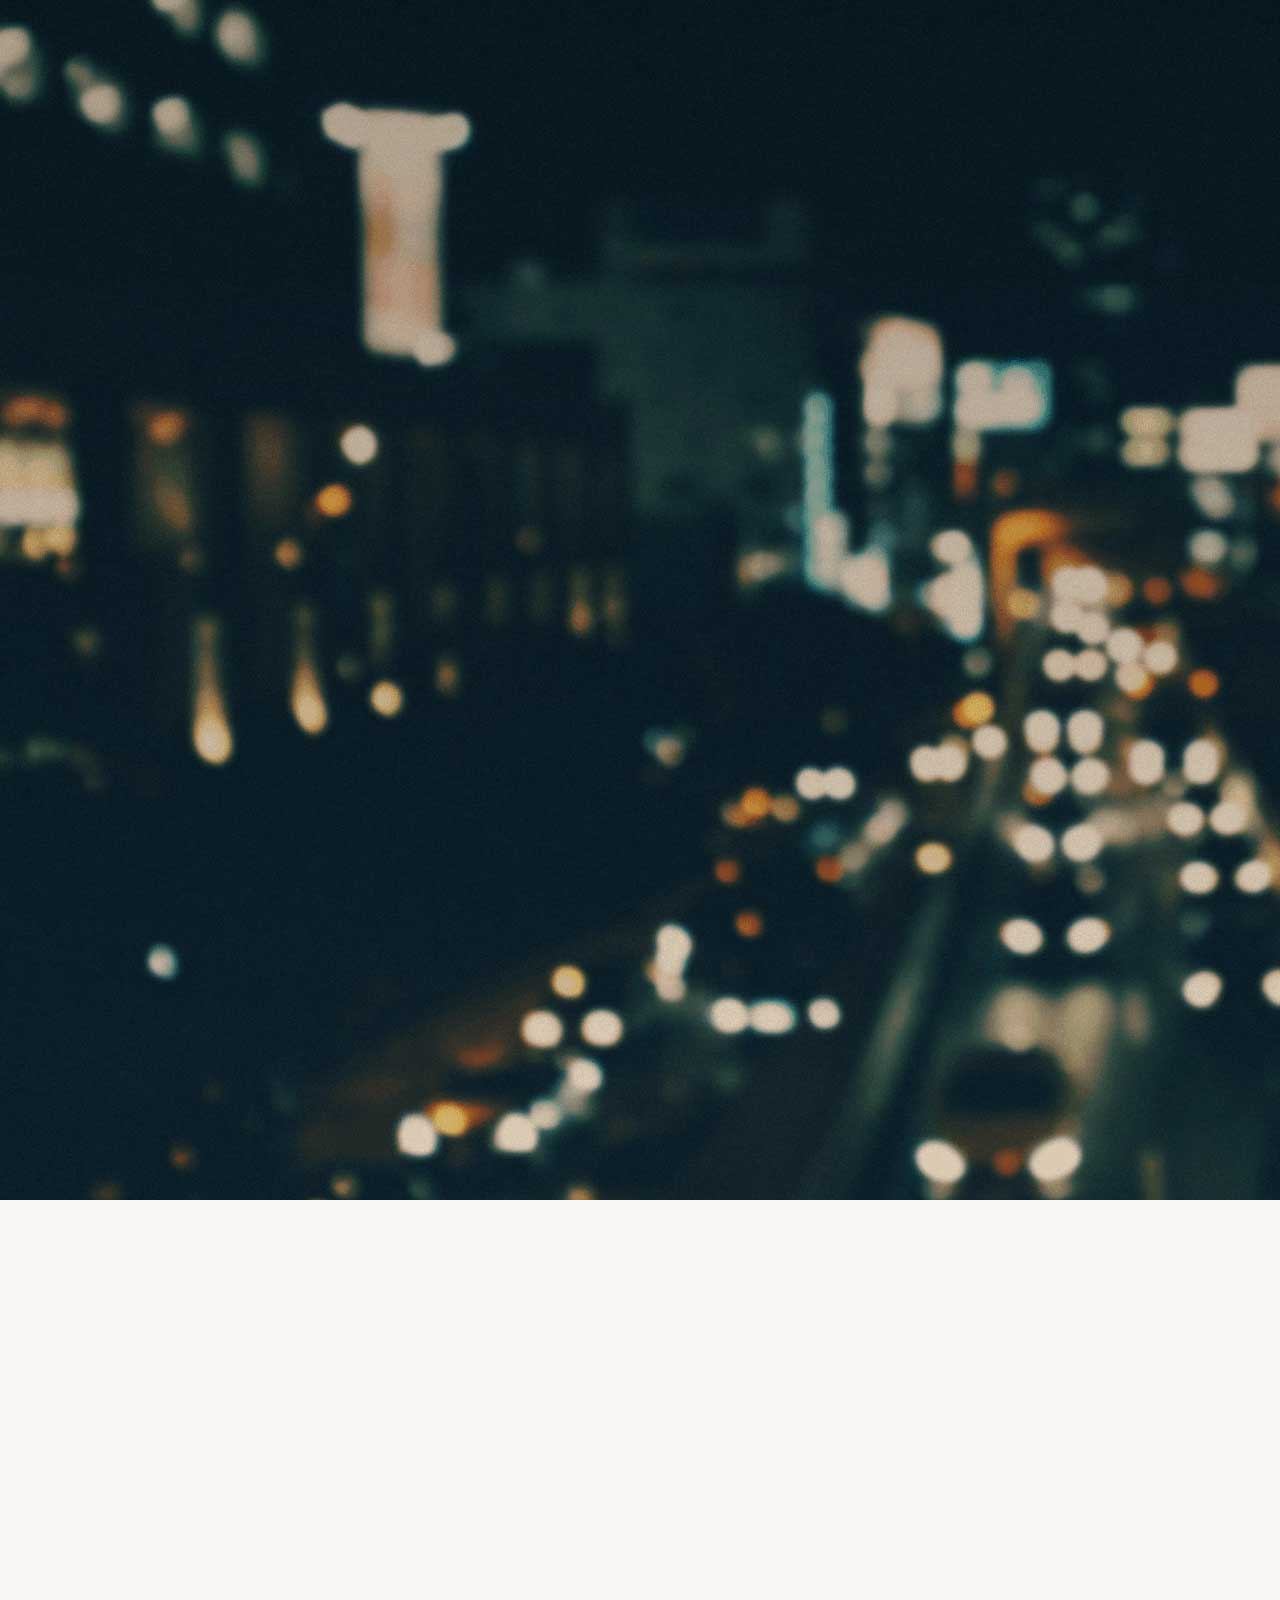
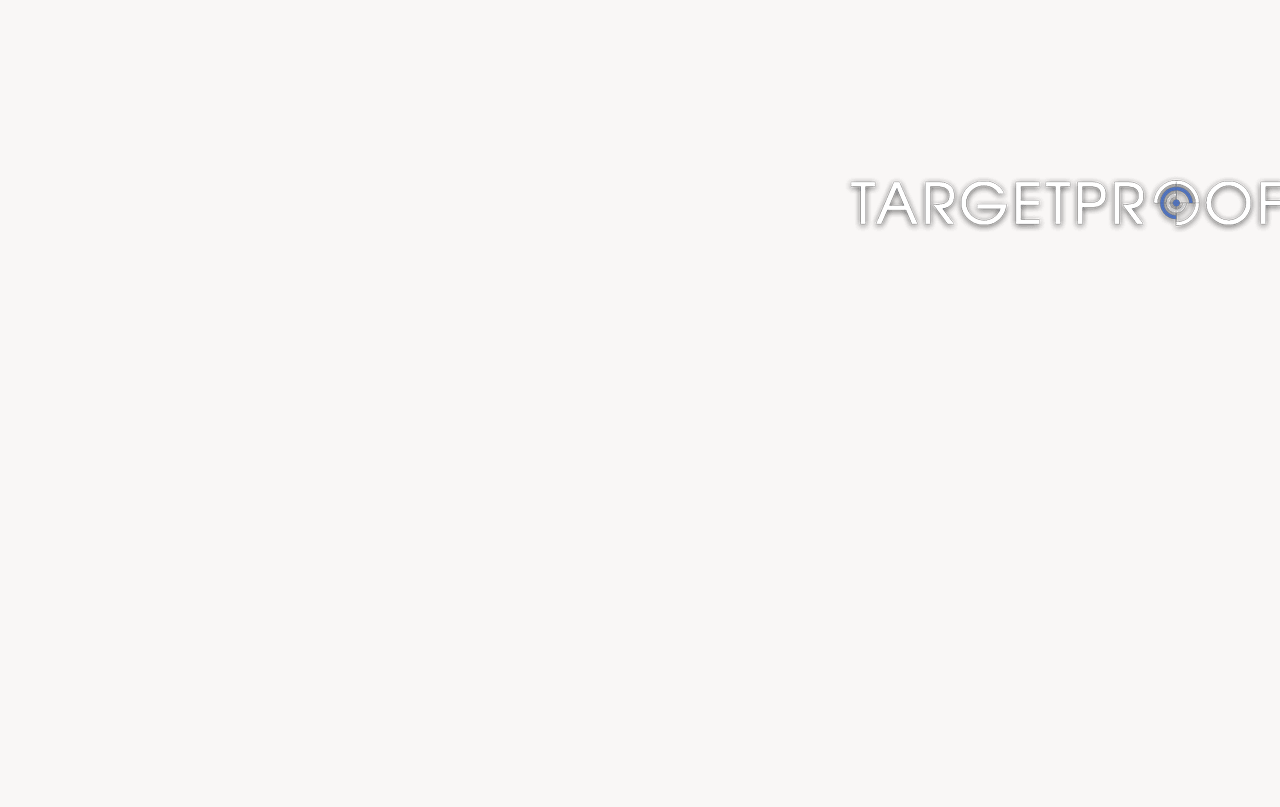
<file: index.html>
<!doctype html>
<html lang="zh">
<head>
	<meta charset="UTF-8">
	<meta http-equiv="X-UA-Compatible" content="IE=edge,chrome=1"> 
	<meta name="viewport" content="width=device-width, initial-scale=1.0">
	<title>jQuery超炫图片3D背景视觉差特效插件</title>
	<link rel="stylesheet" type="text/css" href="css/normalize.css" />
	<link rel="stylesheet" type="text/css" href="css/default.css">
	<link href="assets/css/style.css" rel="stylesheet" />
    <link href="assets/css/perspectiveRules.css" rel="stylesheet" />
	<!--[if IE]>
		<script src="http://libs.useso.com/js/html5shiv/3.7/html5shiv.min.js"></script>
	<![endif]-->
</head>
<body>
	<div id="demo1">
	    <img alt="background" src="assets/images/background.jpg" />
	    <div id="particle-target" ></div>
	    <img alt="logo" src="assets/images/logo.png" />
	</div>

	<script src="http://libs.useso.com/js/jquery/1.11.0/jquery.min.js"></script>
	<script src="assets/js/jquery.logosDistort.min.js"></script>
	<script src="assets/js/jquery.particleground.min.js"></script>
	<script>
	    var particles = true,
	        particleDensity,
	        options = {
	            effectWeight: 1,
	            outerBuffer: 1.08,
	            elementDepth: 220
	        };

	    $(document).ready(function() {

	        $("#demo1").logosDistort(options);

	        if (particles) {
	            particleDensity = window.outerWidth * 7.5;
	            if (particleDensity < 13000) {
	                particleDensity = 13000;
	            } else if (particleDensity > 20000) {
	                particleDensity = 20000;
	            }
	            return $('#particle-target').particleground({
	                dotColor: '#1ec5ee',
	                lineColor: '#0a4e90',
	                density: particleDensity.toFixed(0),
	                parallax: false
	            });
	        }
	    });
	</script>
</body>
</html>
</file>
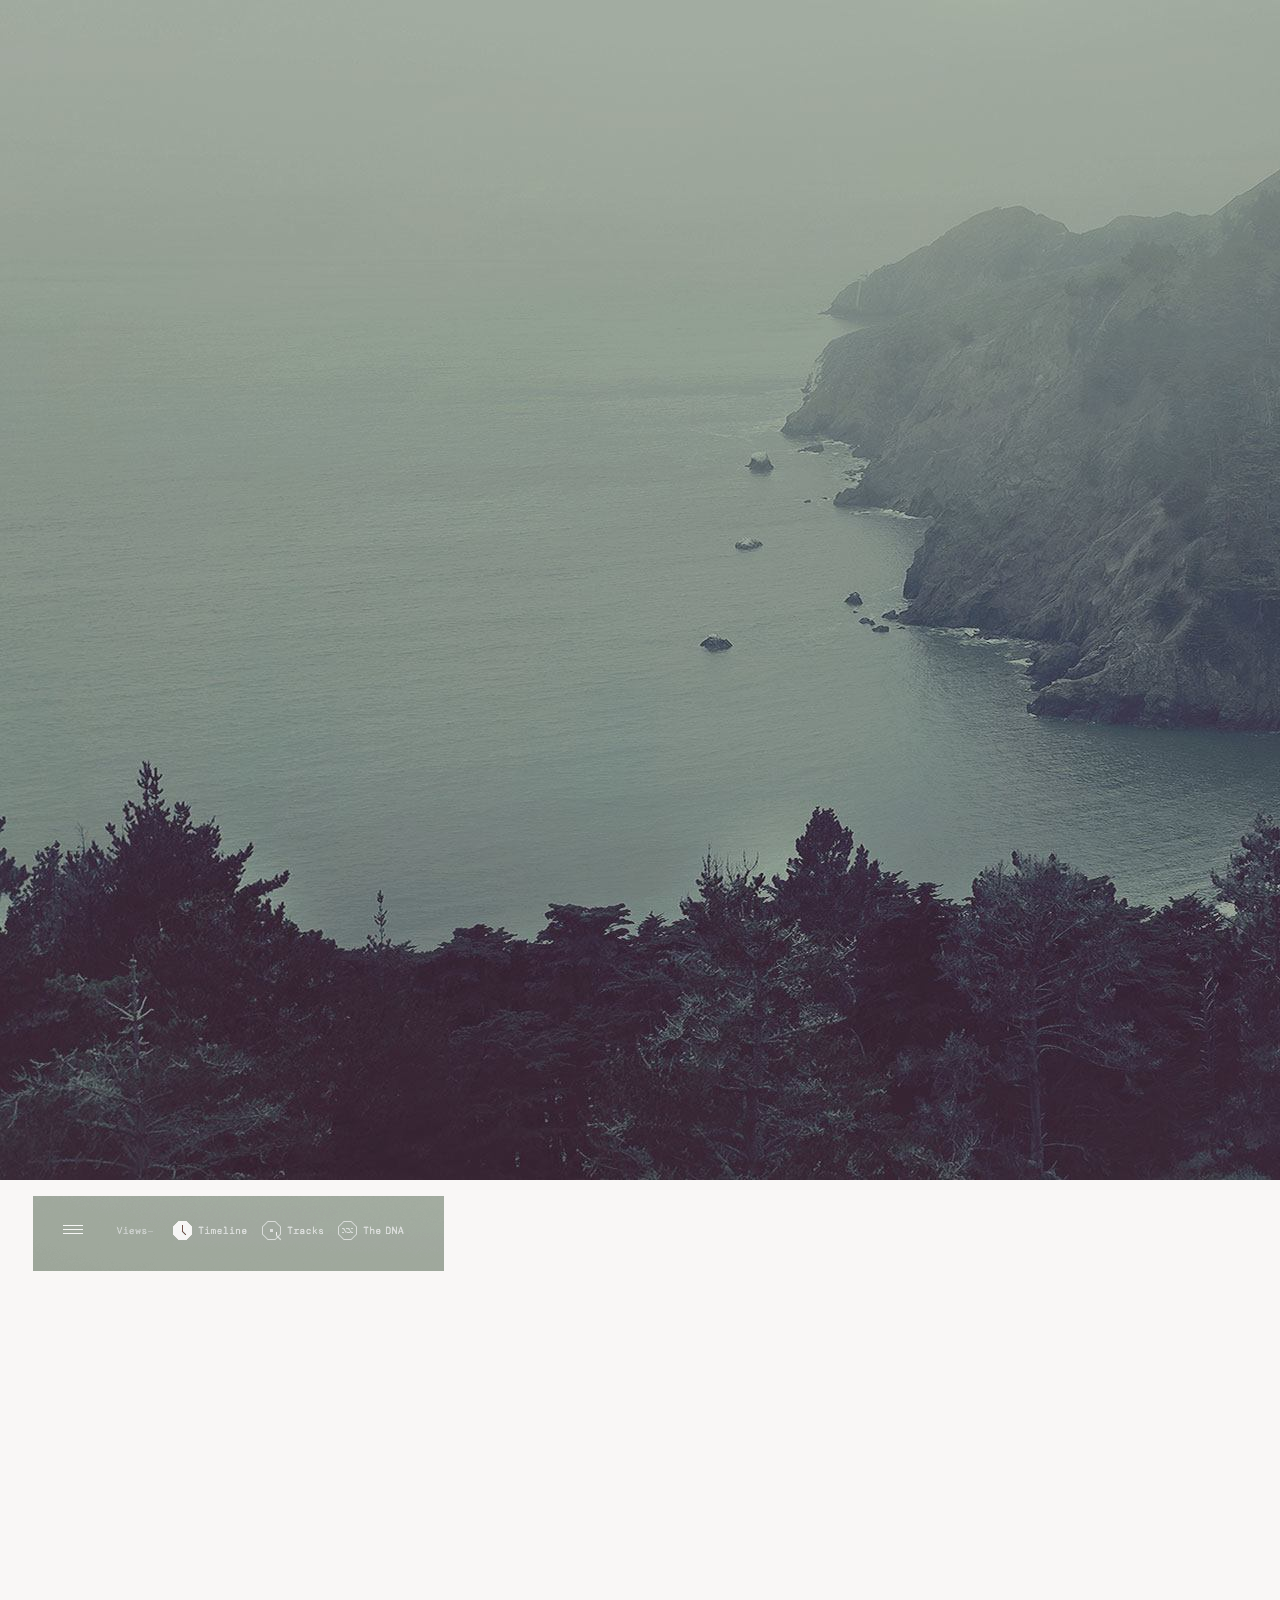
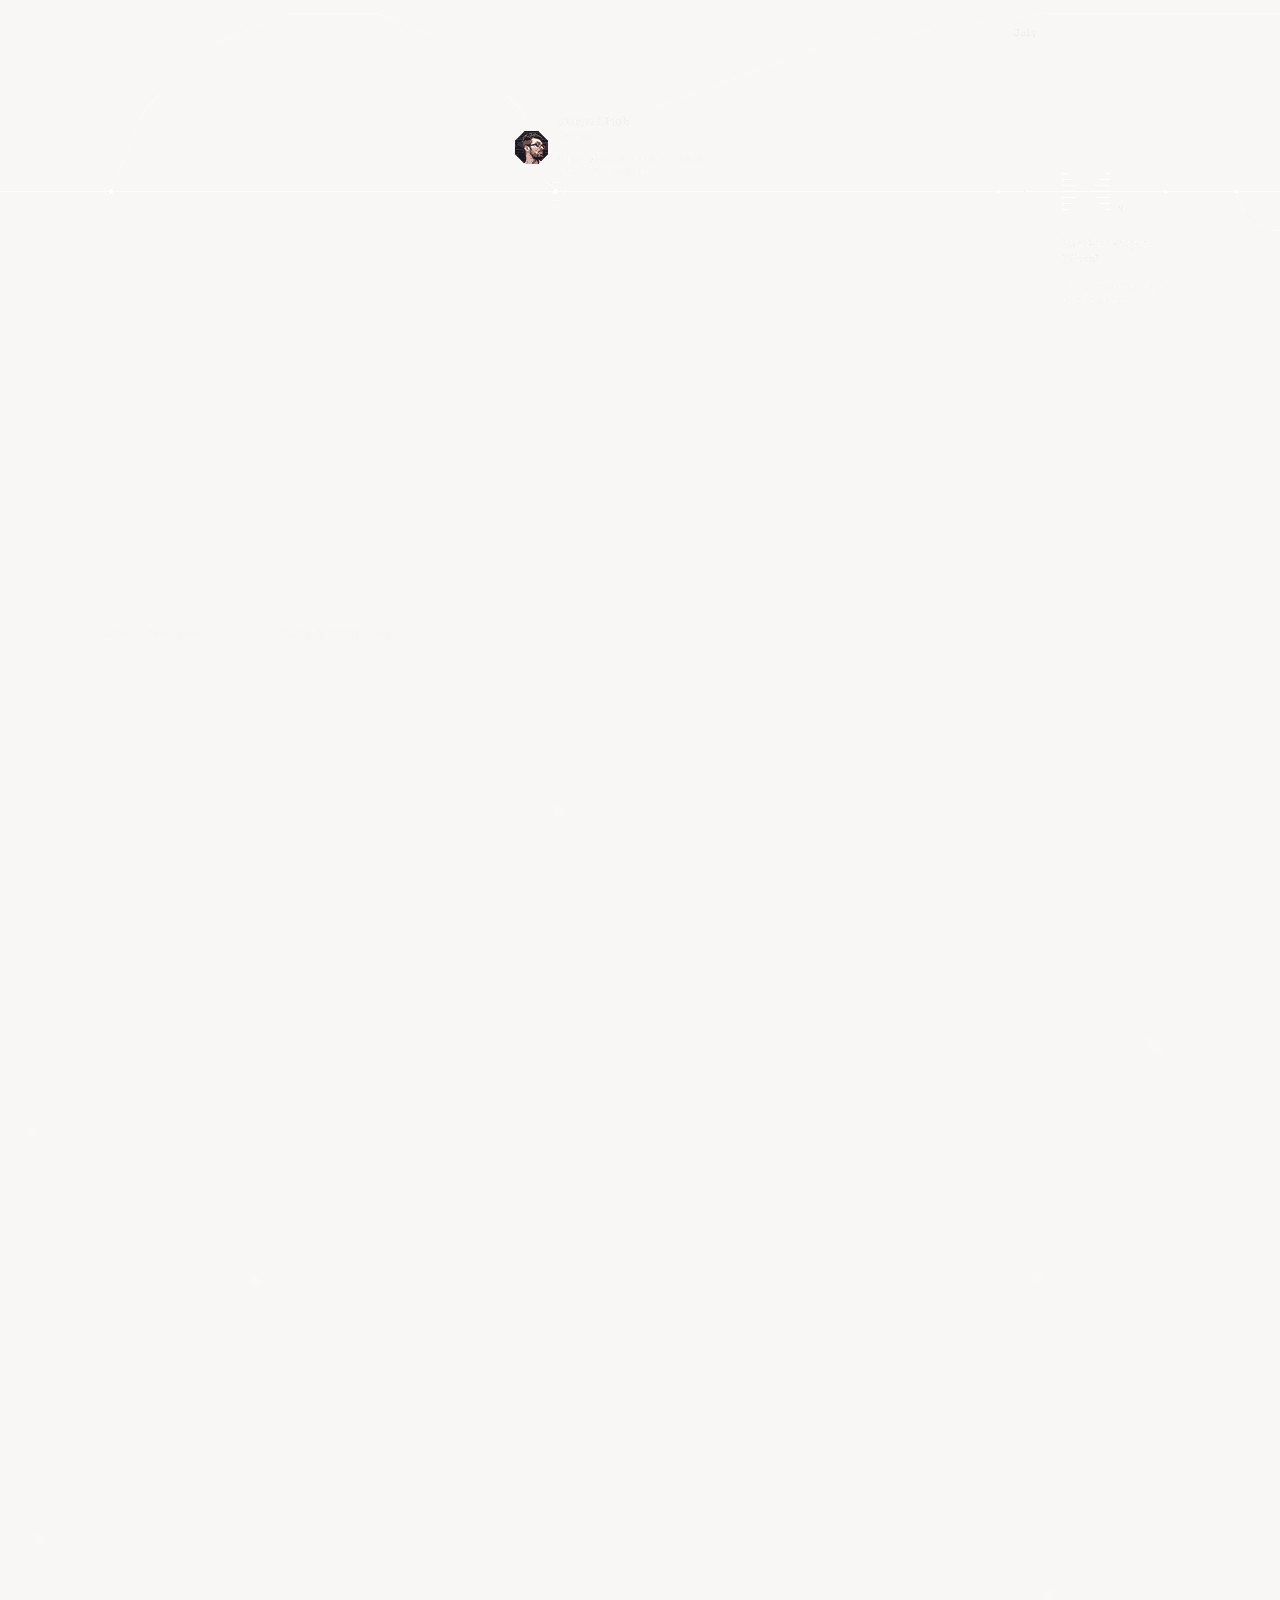
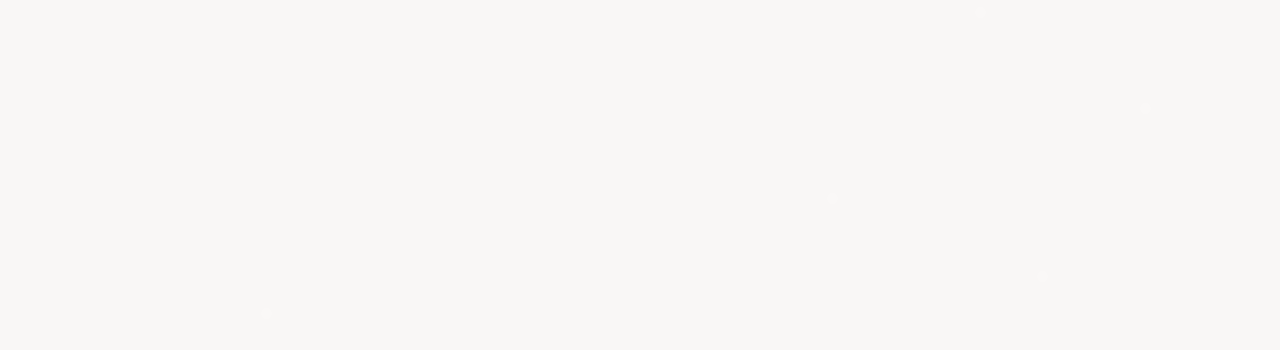
<file: index2.html>
<!doctype html>
<html lang="zh">
<head>
	<meta charset="UTF-8">
	<meta http-equiv="X-UA-Compatible" content="IE=edge,chrome=1"> 
	<meta name="viewport" content="width=device-width, initial-scale=1.0">
	<title>jQuery超炫图片3D背景视觉差特效插件</title>
	<link rel="stylesheet" type="text/css" href="css/normalize.css" />
	<link rel="stylesheet" type="text/css" href="css/default.css">
	<link href="assets/css/style.css" rel="stylesheet" />
    <link href="assets/css/perspectiveRules.css" rel="stylesheet" />
	<!--[if IE]>
		<script src="http://libs.useso.com/js/html5shiv/3.7/html5shiv.min.js"></script>
	<![endif]-->
</head>
<body>
	</header>
	<div id="demo2">
	    <img alt="background" src="assets/images/HM_jviewz_sotm_01.jpg" />
	    <img alt="ui" src="assets/images/HM_jviewz_sotm_02.png" />
	    <img alt="ui-2" src="assets/images/HM_jviewz_sotm_03.png" />
	</div>
	
	<script src="http://libs.useso.com/js/jquery/1.11.0/jquery.min.js"></script>
	<script src="assets/js/jquery.logosDistort.min.js"></script>
	<script src="assets/js/jquery.particleground.min.js"></script>
	<script>
	    $("#demo2").logosDistort();
	</script>
</body>
</html>
</file>
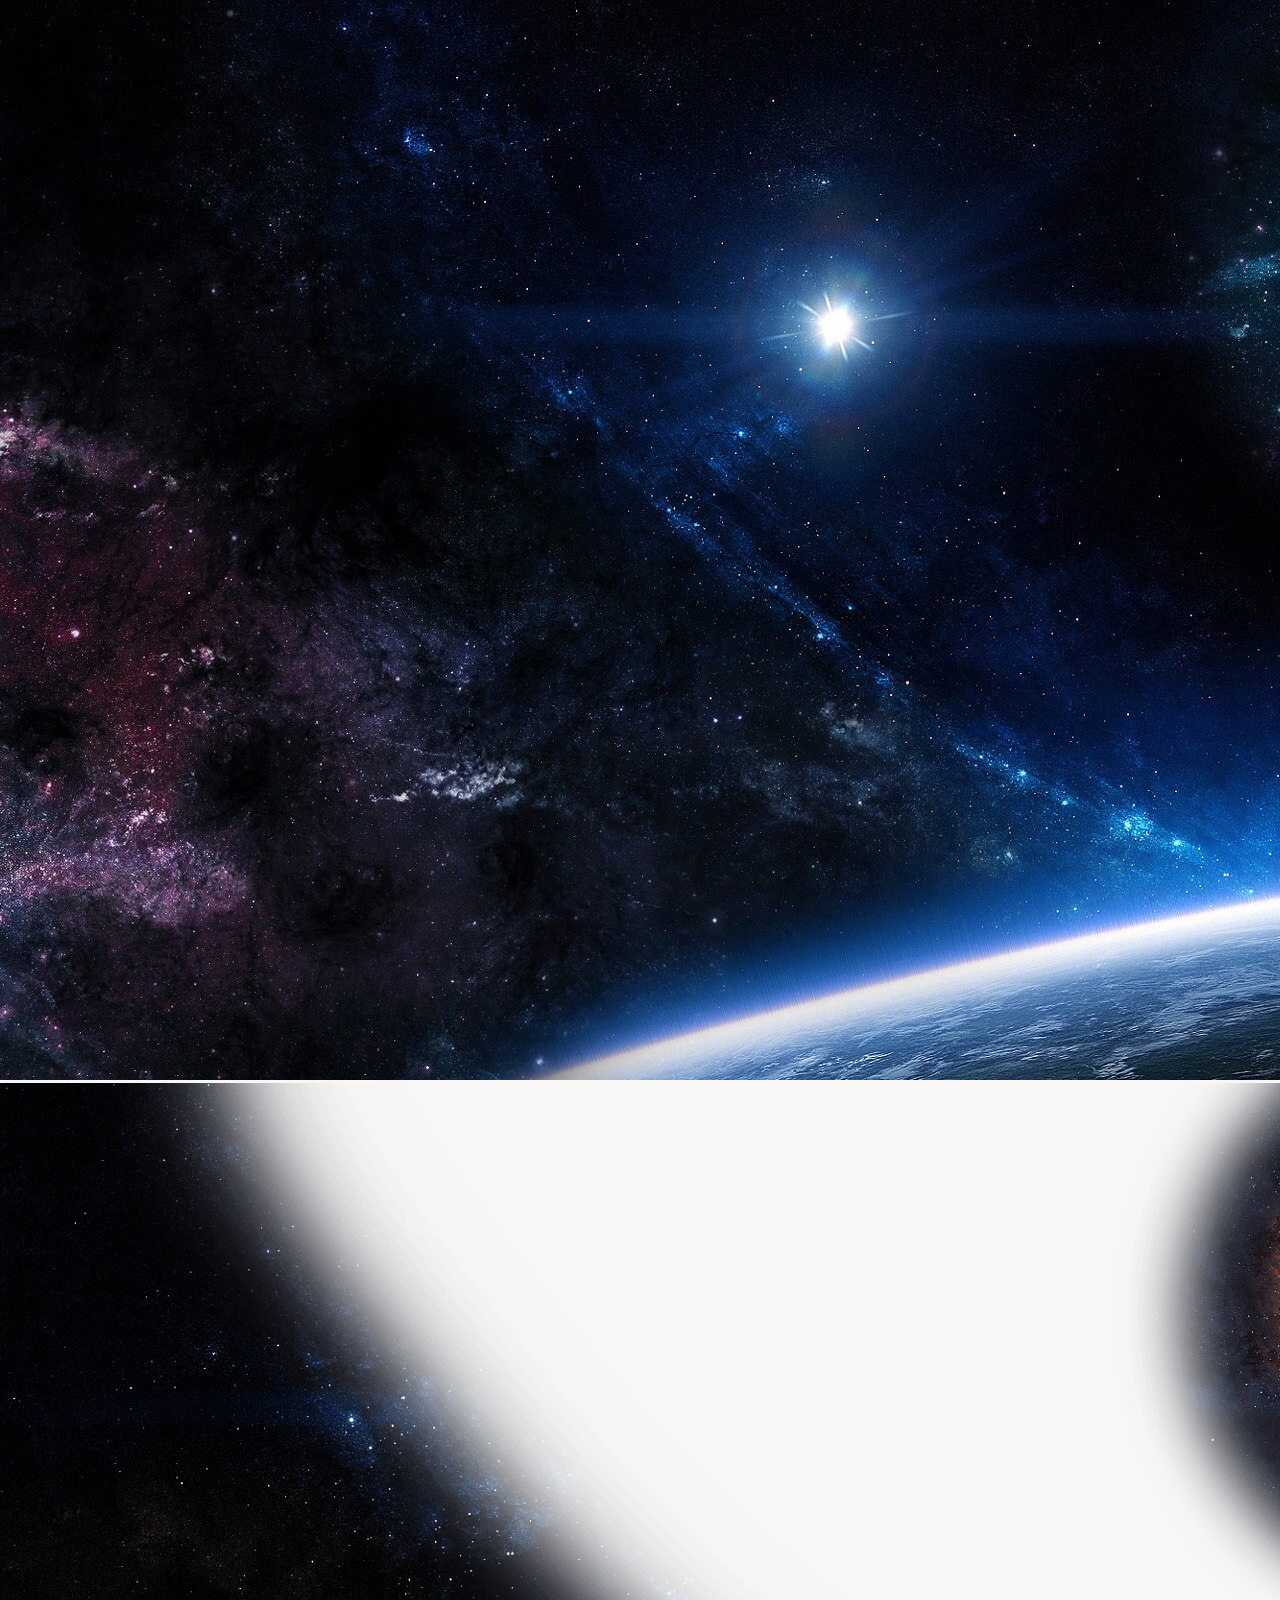
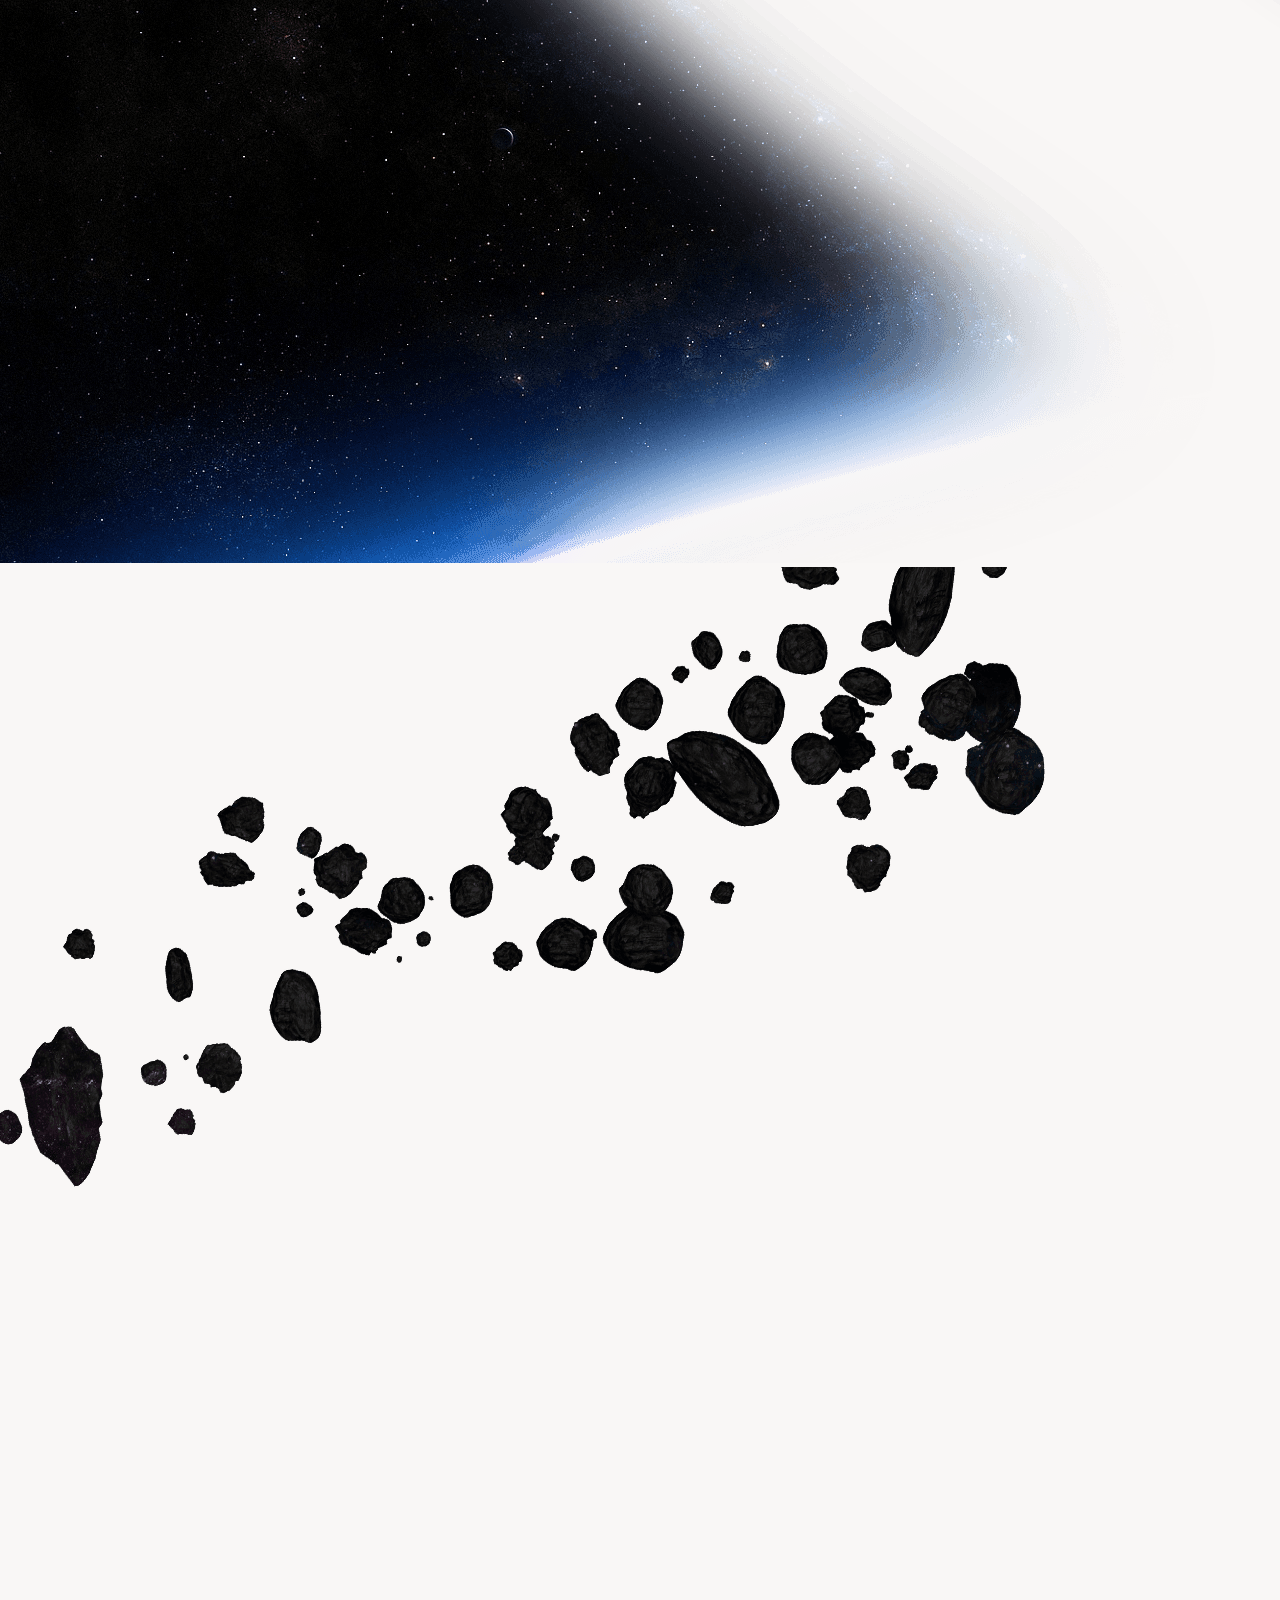
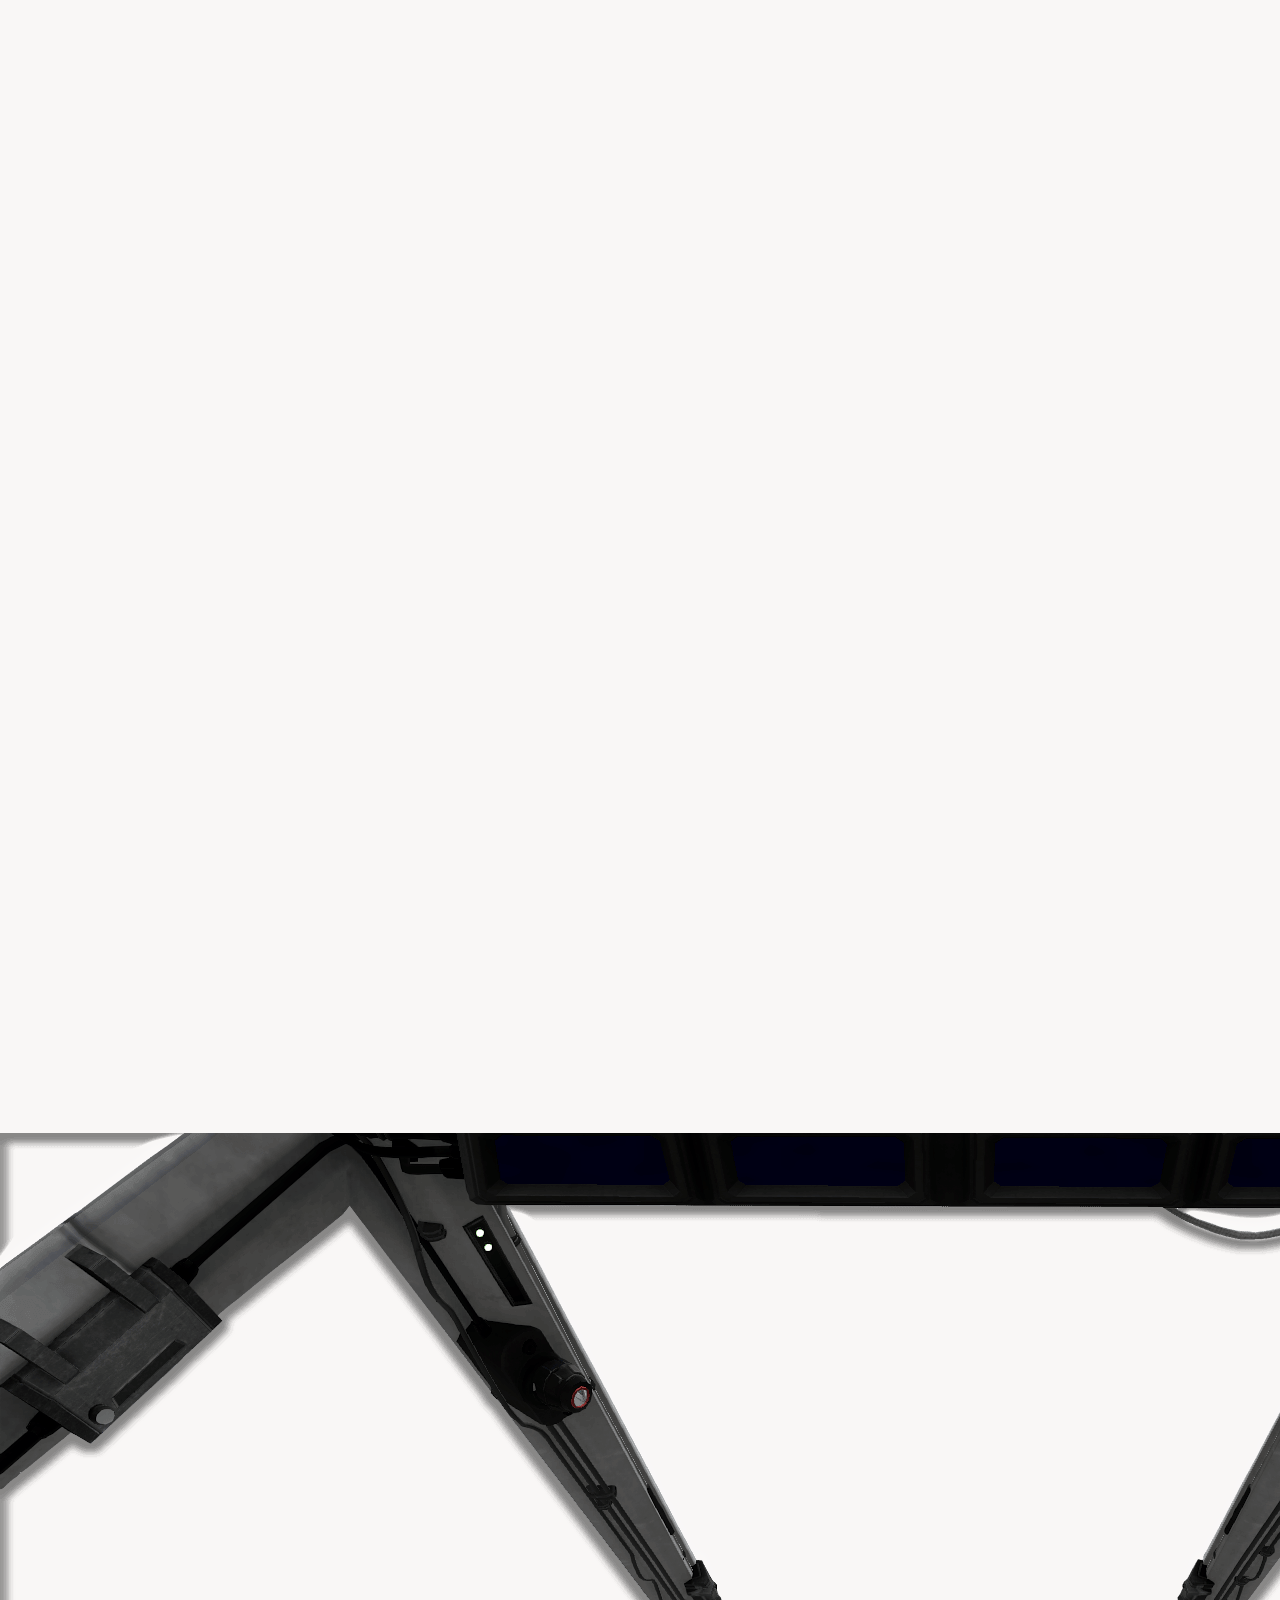
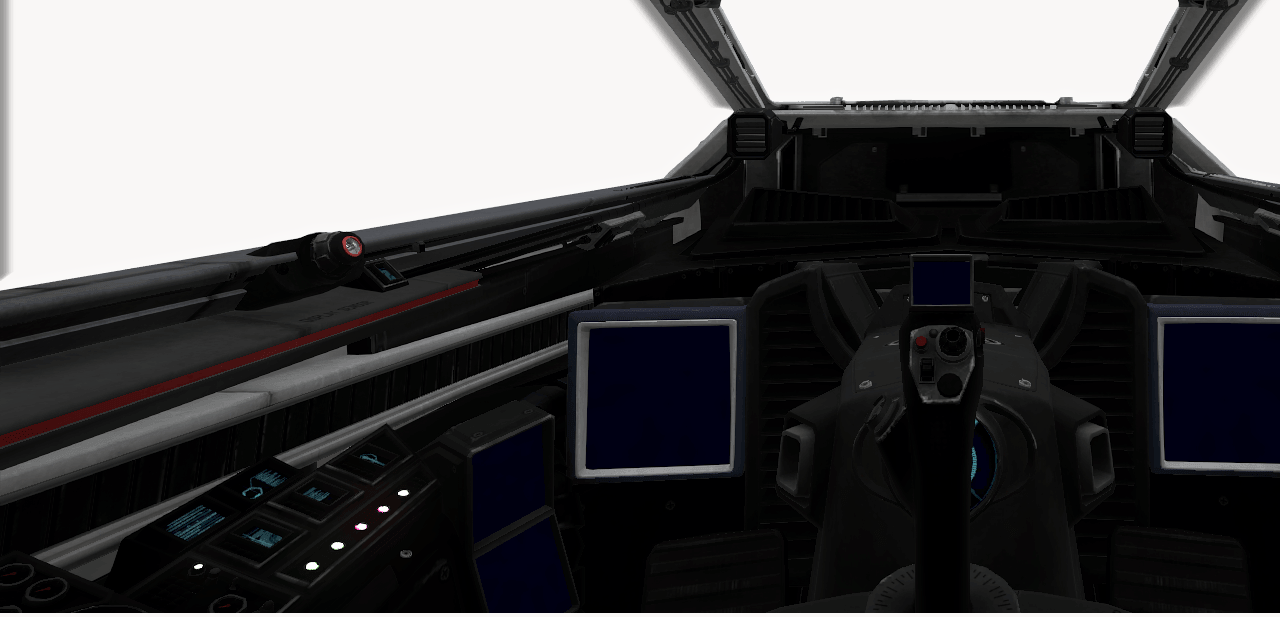
<file: index3.html>
<!doctype html>
<html lang="zh">
<head>
	<meta charset="UTF-8">
	<meta http-equiv="X-UA-Compatible" content="IE=edge,chrome=1"> 
	<meta name="viewport" content="width=device-width, initial-scale=1.0">
	<title>jQuery超炫图片3D背景视觉差特效插件</title>
	<link rel="stylesheet" type="text/css" href="css/normalize.css" />
	<link rel="stylesheet" type="text/css" href="css/default.css">
	<link href="assets/css/style.css" rel="stylesheet" />
    <link href="assets/css/perspectiveRules.css" rel="stylesheet" />
	<!--[if IE]>
		<script src="http://libs.useso.com/js/html5shiv/3.7/html5shiv.min.js"></script>
	<![endif]-->
</head>
<body>
	<div id="demo3">
	    <img alt="background" src="assets/images/space.jpg" />
	    <img alt="space2" src="assets/images/space2.png" />
	    <div></div>
	    <img alt="asteroids" src="assets/images/asteroids.png" />
	    <img alt="planet" src="assets/images/planet.png" />
	    <div></div>
	    <div></div>
	    <div></div>
	    <div></div>
	    <img alt="ui" src="assets/images/cockpit.png" />
	</div>
	
	<script src="http://libs.useso.com/js/jquery/1.11.0/jquery.min.js"></script>
	<script src="assets/js/jquery.logosDistort.min.js"></script>
	<script src="assets/js/jquery.particleground.min.js"></script>
	<script>
	    var options = {
	        effectWeight: 1.5,
	        outerBuffer: 1.30,
	        elementDepth: 100,
	        smoothingMultiplier: 1.5,
	        directions: [ 1, 1, -1, 1, 1, 1, 1, 1 ]
	    };
	    $("#demo3").logosDistort(options);
	</script>
</body>
</html>
</file>
<file: css/default.css>
@import url(http://fonts.useso.com/css?family=Raleway:200,500,700,800);
@font-face {
	font-family: 'icomoon';
	src:url('../fonts/icomoon.eot?rretjt');
	src:url('../fonts/icomoon.eot?#iefixrretjt') format('embedded-opentype'),
		url('../fonts/icomoon.woff?rretjt') format('woff'),
		url('../fonts/icomoon.ttf?rretjt') format('truetype'),
		url('../fonts/icomoon.svg?rretjt#icomoon') format('svg');
	font-weight: normal;
	font-style: normal;
}

[class^="icon-"], [class*=" icon-"] {
	font-family: 'icomoon';
	speak: none;
	font-style: normal;
	font-weight: normal;
	font-variant: normal;
	text-transform: none;
	line-height: 1;

	/* Better Font Rendering =========== */
	-webkit-font-smoothing: antialiased;
	-moz-osx-font-smoothing: grayscale;
}

body, html { font-size: 100%; 	padding: 0; margin: 0;}

/* Reset */
*,
*:after,
*:before {
	-webkit-box-sizing: border-box;
	-moz-box-sizing: border-box;
	box-sizing: border-box;
}

/* Clearfix hack by Nicolas Gallagher: http://nicolasgallagher.com/micro-clearfix-hack/ */
.clearfix:before,
.clearfix:after {
	content: " ";
	display: table;
}

.clearfix:after {
	clear: both;
}

body{
	background: #f9f7f6;
	color: #404d5b;
	font-weight: 500;
	font-size: 1.05em;
	font-family: "Segoe UI", "Lucida Grande", Helvetica, Arial, "Microsoft YaHei", FreeSans, Arimo, "Droid Sans", "wenquanyi micro hei", "Hiragino Sans GB", "Hiragino Sans GB W3", "FontAwesome", sans-serif;
}
a{color: #2fa0ec;text-decoration: none;outline: none;}
a:hover,a:focus{color:#74777b;}

.htmleaf-container{
	margin: 0 auto;
	text-align: center;
	overflow: hidden;
}
.htmleaf-content {
	font-size: 150%;
	padding: 1em 0;
}

.htmleaf-content h2 {
	margin: 0 0 2em;
	opacity: 0.1;
}

.htmleaf-content p {
	margin: 1em 0;
	padding: 5em 0 0 0;
	font-size: 0.65em;
}
.bgcolor-1 { background: #f0efee; }
.bgcolor-2 { background: #f9f9f9; }
.bgcolor-3 { background: #e8e8e8; }/*light grey*/
.bgcolor-4 { background: #2f3238; color: #fff; }/*Dark grey*/
.bgcolor-5 { background: #df6659; color: #521e18; }/*pink1*/
.bgcolor-6 { background: #2fa8ec; }/*sky blue*/
.bgcolor-7 { background: #d0d6d6; }/*White tea*/
.bgcolor-8 { background: #3d4444; color: #fff; }/*Dark grey2*/
.bgcolor-9 { background: #ef3f52; color: #fff;}/*pink2*/
.bgcolor-10{ background: #64448f; color: #fff;}/*Violet*/
.bgcolor-11{ background: #3755ad; color: #fff;}/*dark blue*/
.bgcolor-12{ background: #3498DB; color: #fff;}/*light blue*/
/* Header */
.htmleaf-header{
	padding: 1em 190px 1em;
	letter-spacing: -1px;
	text-align: center;
	z-index: 9999;
}
.htmleaf-header h1 {
	color: #666;
	font-weight: 600;
	font-size: 2em;
	line-height: 1;
	margin-bottom: 0;
	font-family: "Segoe UI", "Lucida Grande", Helvetica, Arial, "Microsoft YaHei", FreeSans, Arimo, "Droid Sans", "wenquanyi micro hei", "Hiragino Sans GB", "Hiragino Sans GB W3", "FontAwesome", sans-serif;
}
.htmleaf-header h1 span {
	font-family: "Segoe UI", "Lucida Grande", Helvetica, Arial, "Microsoft YaHei", FreeSans, Arimo, "Droid Sans", "wenquanyi micro hei", "Hiragino Sans GB", "Hiragino Sans GB W3", "FontAwesome", sans-serif;
	display: block;
	font-size: 60%;
	font-weight: 400;
	padding: 0.8em 0 0.5em 0;
	color: #c3c8cd;
}
/*nav*/
.htmleaf-demo a{color: #1d7db1;text-decoration: none;}
.htmleaf-demo{width: 100%;padding-bottom: 1.2em;}
.htmleaf-demo a{display: inline-block;margin: 0.5em;padding: 0.6em 1em;border: 3px solid #1d7db1;font-weight: 700;}
.htmleaf-demo a:hover{opacity: 0.6;}
.htmleaf-demo a.current{background:#1d7db1;color: #fff; }
/* Top Navigation Style */
.htmleaf-links {
	position: relative;
	display: inline-block;
	white-space: nowrap;
	font-size: 1.5em;
	text-align: center;
}

.htmleaf-links::after {
	position: absolute;
	top: 0;
	left: 50%;
	margin-left: -1px;
	width: 2px;
	height: 100%;
	background: #dbdbdb;
	content: '';
	-webkit-transform: rotate3d(0,0,1,22.5deg);
	transform: rotate3d(0,0,1,22.5deg);
}

.htmleaf-icon {
	display: inline-block;
	margin: 0.5em;
	padding: 0em 0;
	width: 1.5em;
	text-decoration: none;
}

.htmleaf-icon span {
	display: none;
}

.htmleaf-icon:before {
	margin: 0 5px;
	text-transform: none;
	font-weight: normal;
	font-style: normal;
	font-variant: normal;
	font-family: 'icomoon';
	line-height: 1;
	speak: none;
	-webkit-font-smoothing: antialiased;
}
/* footer */
.htmleaf-footer{width: 100%;padding-top: 10px;}
.htmleaf-small{font-size: 0.8em;}
.center{text-align: center;}
/****/
.related {
	color: #fff;
	background: #333;
	text-align: center;
	font-size: 1.25em;
	padding: 0.5em 0;
	overflow: hidden;
}

.related > a {
	vertical-align: top;
	width: calc(100% - 20px);
	max-width: 340px;
	display: inline-block;
	text-align: center;
	margin: 20px 10px;
	padding: 25px;
	font-family: "Segoe UI", "Lucida Grande", Helvetica, Arial, "Microsoft YaHei", FreeSans, Arimo, "Droid Sans", "wenquanyi micro hei", "Hiragino Sans GB", "Hiragino Sans GB W3", "FontAwesome", sans-serif;
}
.related a {
	display: inline-block;
	text-align: left;
	margin: 20px auto;
	padding: 10px 20px;
	opacity: 0.8;
	-webkit-transition: opacity 0.3s;
	transition: opacity 0.3s;
	-webkit-backface-visibility: hidden;
}

.related a:hover,
.related a:active {
	opacity: 1;
}

.related a img {
	max-width: 100%;
	opacity: 0.8;
	border-radius: 4px;
}
.related a:hover img,
.related a:active img {
	opacity: 1;
}
.related h3{font-family: "Microsoft YaHei", sans-serif;}
.related a h3 {
	font-weight: 300;
	margin-top: 0.15em;
	color: #fff;
}
/* icomoon */
.icon-htmleaf-home-outline:before {
	content: "\e5000";
}

.icon-htmleaf-arrow-forward-outline:before {
	content: "\e5001";
}

@media screen and (max-width: 50em) {
	.htmleaf-header {
		padding: 3em 10% 4em;
	}
	.htmleaf-header h1 {
        font-size:2em;
    }
}


@media screen and (max-width: 40em) {
	.htmleaf-header h1 {
		font-size: 1.5em;
	}
}

@media screen and (max-width: 30em) {
    .htmleaf-header h1 {
        font-size:1.2em;
    }
}
</file>
<file: assets/css/style.css>
@import url(http://fonts.useso.com/css?family=Open+Sans:300,400,500,600,700);
/* _functions.scss */
/*
## Triangle
* @include triangle within a pseudo element and add positioning properties (ie. top, left)
* $direction: up, down, left, right
*/
/*
* Currency
*/
/*
* Clearfix
*/
/* line 103, ../_scss/_functions.scss */
.clearfix {
  *zoom: 1;
}
/* line 105, ../_scss/_functions.scss */
.clearfix:after {
  content: '';
  display: table;
  line-height: 0;
  clear: both;
}

/*
* Respond To
* Copied from UtilityBelt- https://github.com/dmtintner/UtilityBelt
*
* Example:
* @include respondTo(smartphone){ display: none; }
*
*/
/*
* Ghost Vertical Align
*/
/*
* Truncate Text
*/
/*
* Animation
*/
/*
* Alerted
*/
@-webkit-keyframes alertMe {
  /* line 195, ../_scss/_functions.scss */
  from {
    border-width: 3px;
    border-color: gold;
  }

  /* line 199, ../_scss/_functions.scss */
  to {
    border-width: 0;
    border-color: rgba(255, 215, 0, 0.1);
  }
}

@-moz-keyframes alertMe {
  /* line 195, ../_scss/_functions.scss */
  from {
    border-width: 3px;
    border-color: gold;
  }

  /* line 199, ../_scss/_functions.scss */
  to {
    border-width: 0;
    border-color: rgba(255, 215, 0, 0.1);
  }
}

@-ms-keyframes alertMe {
  /* line 195, ../_scss/_functions.scss */
  from {
    border-width: 3px;
    border-color: gold;
  }

  /* line 199, ../_scss/_functions.scss */
  to {
    border-width: 0;
    border-color: rgba(255, 215, 0, 0.1);
  }
}

@keyframes alertMe {
  /* line 195, ../_scss/_functions.scss */
  from {
    border-width: 3px;
    border-color: gold;
  }

  /* line 199, ../_scss/_functions.scss */
  to {
    border-width: 0;
    border-color: rgba(255, 215, 0, 0.1);
  }
}

/* default.scss */
/* line 2, ../_scss/_default.scss */
HTML {
  margin: 0;
  padding: 0;
}

/* line 7, ../_scss/_default.scss */
BODY {
  font-family: 'Open Sans', sans-serif;
  font-weight: 400;
  font-size: 100%;
  line-height: 1.2em;
  color: #313131;
  margin: 0;
  padding: 0;
}
@media (min-width: 1940px) {
  /* line 7, ../_scss/_default.scss */
  BODY {
    font-size: 125%;
  }
}
@media (min-width: 1680px) and (max-width: 1940px) {
  /* line 7, ../_scss/_default.scss */
  BODY {
    font-size: 105%;
  }
}
@media (min-width: 1280px) and (max-width: 1680px) {
  /* line 7, ../_scss/_default.scss */
  BODY {
    font-size: 95%;
  }
}
@media (max-width: 1280px) {
  /* line 7, ../_scss/_default.scss */
  BODY {
    font-size: 85%;
  }
}
@media (min-width: 767px) and (max-width: 1024px) {
  /* line 7, ../_scss/_default.scss */
  BODY {
    font-size: 75%;
  }
}
@media (max-width: 767px) {
  /* line 7, ../_scss/_default.scss */
  BODY {
    font-size: 65%;
  }
}

/* line 24, ../_scss/_default.scss */
DIV {
  margin: 0;
  padding: 0;
}

/* line 29, ../_scss/_default.scss */
A {
  color: inherit;
}

/* line 33, ../_scss/_default.scss */
* {
  -webkit-font-smoothing: antialiased;
  -webkit-backface-visibility: hidden;
  box-sizing: border-box;
  -webkit-box-sizing: border-box;
  -moz-box-sizing: border-box;
  margin: 0;
  padding: 0;
  -webkit-user-drag: none;
  -webkit-tap-highlight-color: rgba(0, 0, 0, 0);
  -webkit-overflow-scrolling: touch;
  /* -webkit-transform: translateZ(0); */
  -webkit-touch-callout: none;
}

/* line 48, ../_scss/_default.scss */
h1, h2, h3, h4, h5, h6 {
  font-family: 'Open Sans', sans-serif;
  font-weight: 300;
  padding: 0;
  margin: 0;
  display: block;
  line-height: 1em;
  /*text-shadow: black 0px 2px 10px;*/
}

/* line 6, ../_scss/_functions.scss */
body h1 {
  -webkit-margin-before: 0.5em;
  -webkit-margin-after: 0.5em;
  -webkit-margin-start: 0px;
  -webkit-margin-end: 0px;
  font-size: 3.2em;
  color: white;
  letter-spacing: 1px;
}

/* line 6, ../_scss/_functions.scss */
body h2 {
  -webkit-margin-before: 0.5em;
  -webkit-margin-after: 0.5em;
  -webkit-margin-start: 0px;
  -webkit-margin-end: 0px;
  font-size: 2.8em;
  color: white;
  letter-spacing: 1px;
}

/* line 6, ../_scss/_functions.scss */
body h3 {
  -webkit-margin-before: 0.5em;
  -webkit-margin-after: 0.5em;
  -webkit-margin-start: 0px;
  -webkit-margin-end: 0px;
  font-size: 2.4em;
  color: white;
  letter-spacing: 0px;
}

/* line 6, ../_scss/_functions.scss */
body h4 {
  -webkit-margin-before: 0.5em;
  -webkit-margin-after: 0.5em;
  -webkit-margin-start: 0px;
  -webkit-margin-end: 0px;
  font-size: 2em;
  color: white;
  letter-spacing: 0px;
}

/* line 6, ../_scss/_functions.scss */
body h5 {
  -webkit-margin-before: 0.5em;
  -webkit-margin-after: 0.5em;
  -webkit-margin-start: 0px;
  -webkit-margin-end: 0px;
  font-size: 1.6em;
  color: white;
  letter-spacing: 0px;
}

/* line 6, ../_scss/_functions.scss */
body h6 {
  -webkit-margin-before: 0.5em;
  -webkit-margin-after: 0.5em;
  -webkit-margin-start: 0px;
  -webkit-margin-end: 0px;
  font-size: 1.2em;
  color: white;
  letter-spacing: 0px;
}

/* line 66, ../_scss/_default.scss */
p {
  max-width: 80em;
}

/* line 70, ../_scss/_default.scss */
.float-right {
  float: right;
}

/* line 74, ../_scss/_default.scss */
.float-left {
  float: left;
}

/* line 78, ../_scss/_default.scss */
.aligncenter {
  text-align: center;
}

/* line 82, ../_scss/_default.scss */
.alignright {
  text-align: right;
}

/* line 86, ../_scss/_default.scss */
.alignleft {
  text-align: left;
}

/* line 90, ../_scss/_default.scss */
input[type="text"], input[type="password"] {
  padding: 10px 15px;
  font-family: 'Roboto', sans-serif;
  font-size: 15px;
  line-height: 15px;
  font-weight: 400;
  border: 1px solid #ACACAC;
  border-radius: 3px;
}

/* line 100, ../_scss/_default.scss */
label {
  font-family: 'Roboto', sans-serif;
  font-size: 15px;
  line-height: 26px;
  font-weight: 400;
  vertical-align: top;
}

/* line 108, ../_scss/_default.scss */
select {
  padding: 8px 15px;
  border: 2px solid #222;
  border-radius: 3px;
}

/* line 114, ../_scss/_default.scss */
select, option {
  font-family: 'Roboto', sans-serif;
  font-size: 15px;
  line-height: 15px;
  font-weight: 400;
}

/* line 121, ../_scss/_default.scss */
option {
  padding: 5px 10px;
}

/* _fonts.scss */
/* line 5, ../_scss/style.scss */
body {
  max-width: 100%;
  overflow: hidden;
}

/* line 10, ../_scss/style.scss */
#particle-target {
  position: absolute;
  overflow: hidden;
}

/* line 15, ../_scss/style.scss */
#demo-menu {
  position: absolute;
  right: -400px;
  top: 2em;
  width: auto;
  padding: 2em;
  background: rgba(255, 255, 255, 0.8);
  height: auto;
  display: inline-block;
  z-index: 20;
}

/* line 27, ../_scss/style.scss */
#min-max-tag {
  position: absolute;
  right: 0;
  top: 2em;
  width: auto;
  padding: 0.4em;
  font-size: 200%;
  line-height: 1em;
  background: rgba(255, 255, 255, 0.4);
  color: rgba(34, 34, 34, 0.6);
  height: auto;
  display: inline-block;
  z-index: 20;
  border-top-left-radius: 0.5em;
  border-top-right-radius: 0em;
  border-bottom-right-radius: 0em;
  border-bottom-left-radius: 0.5em;
  cursor: pointer;
  -webkit-transition: all 200ms cubic-bezier(0.62, -0.005, 0.26, 0.995);
  -moz-transition: all 200ms cubic-bezier(0.62, -0.005, 0.26, 0.995);
  -o-transition: all 200ms cubic-bezier(0.62, -0.005, 0.26, 0.995);
  transition: all 200ms cubic-bezier(0.62, -0.005, 0.26, 0.995);
  -webkit-box-shadow: rgba(0, 0, 0, 0.75) -0.2em 0em 2em;
  -moz-box-shadow: rgba(0, 0, 0, 0.75) -0.2em 0em 2em;
  box-shadow: rgba(0, 0, 0, 0.75) -0.2em 0em 2em;
}
/* line 50, ../_scss/style.scss */
#min-max-tag:hover {
  background: rgba(255, 255, 255, 0.8);
  color: rgba(34, 34, 34, 0.8);
}
</file>
<file: assets/css/perspectiveRules.css>
/* line 1, ../_scss/perspectiveRules.scss */
.ld-smart-container {
  position: absolute;
  z-index: 2;
  width: 100%;
  height: 100%;
  overflow: hidden;
}
/* line 8, ../_scss/perspectiveRules.scss */
.ld-smart-container .ld-3d-parent {
  width: 100%;
  height: 100%;
  pointer-events: none;
  transform-style: preserve-3d;
  perspective: 9000px;
  opacity: 1;
}
/* line 17, ../_scss/perspectiveRules.scss */
.ld-smart-container .ld-transform-target {
  position: relative;
  -webkit-transform-style: flat;
  -webkit-backface-visibility: hidden;
  -webkit-transform: translate3d(0px, 0px, 0px);
  width: 100%;
  height: 100%;
  pointer-events: none;
  transform-style: preserve-3d;
}
/* line 28, ../_scss/perspectiveRules.scss */
.ld-smart-container .ld-3d-object {
  position: absolute;
  pointer-events: none;
  -webkit-transform-style: flat;
  -webkit-backface-visibility: hidden;
  -webkit-transform: translate3d(0px, 0px, 0px);
  transform-style: preserve-3d;
  -webkit-perspective: 1000;
  backface-visibility: hidden;
  perspective: 1000;
}

/*# sourceMappingURL=perspectiveRules.css.map */
</file>
